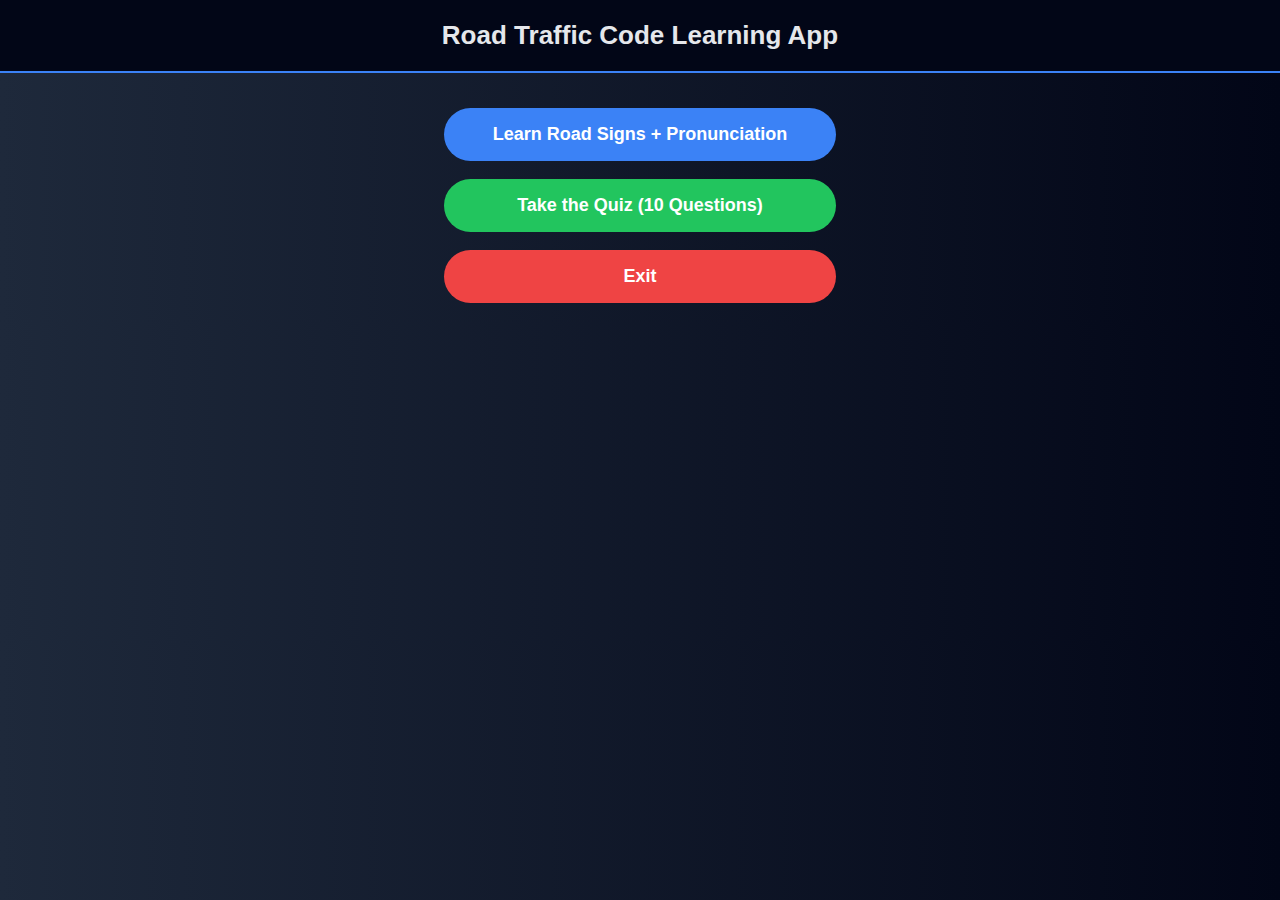
<file: index.html>
<!DOCTYPE html>
<html>
<head>
<title>Road Code</title>
<link rel="stylesheet" href="style.css">
</head>

<body>

<header>Road Traffic Code Learning App</header>

<div class="container">

<a href="lessons.html" class="btn blue">Learn Road Signs + Pronunciation</a>
<a href="quiz.html" class="btn green">Take the Quiz (10 Questions)</a>
<a href="#" class="btn red" onclick="openExit()">Exit</a>

</div>

<div id="exitBox" class="exit-box">
  <div class="exit-card">
    <h2>Exit Application</h2>
    <p>Are you sure you want to exit?</p>

    <div class="exit-actions">
      <button class="btn blue small" onclick="closeExit()">Cancel</button>
      <button class="btn red small" onclick="confirmExit()">OK</button>
    </div>
  </div>
</div>
<script>
function openExit(){
  document.getElementById("exitBox").style.display = "flex";
}

function closeExit(){
  document.getElementById("exitBox").style.display = "none";
}

function confirmExit(){
  window.location.href = "about:blank";
}
</script>

</body>
</html>
</file>
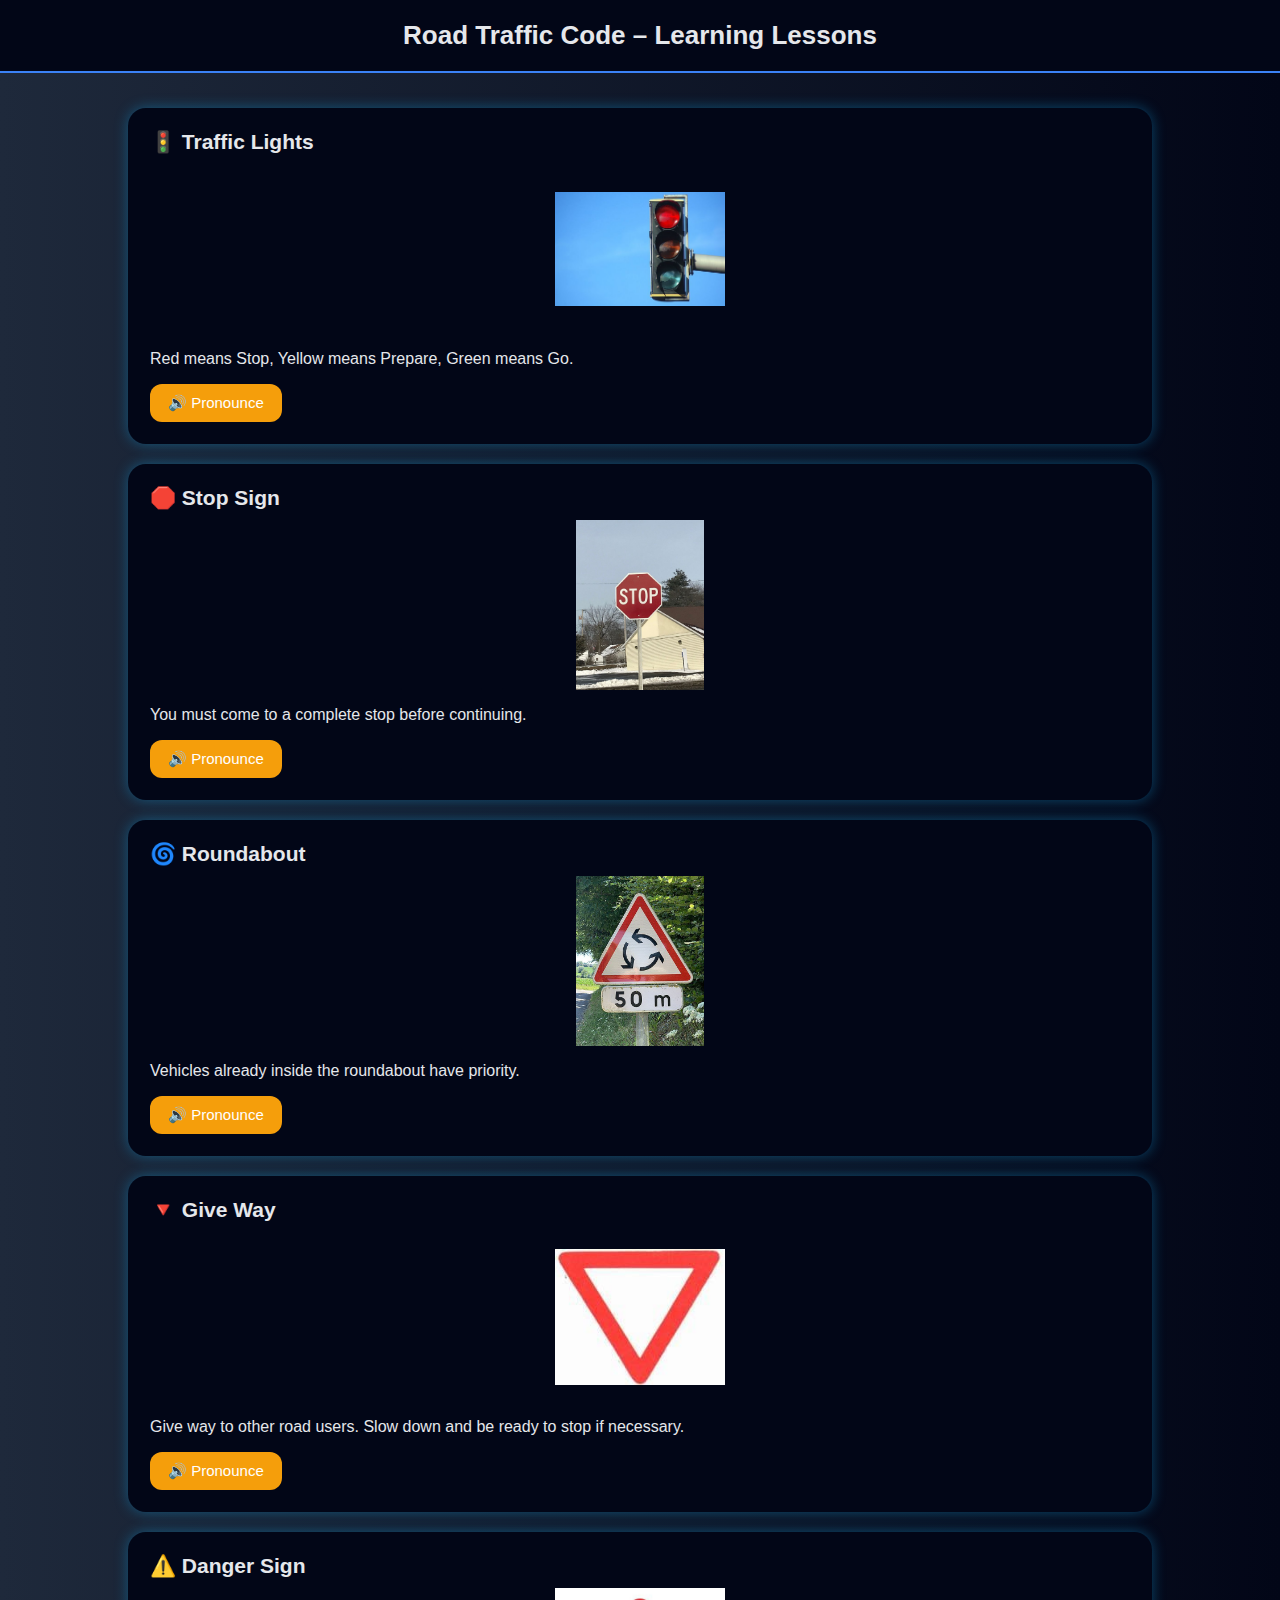
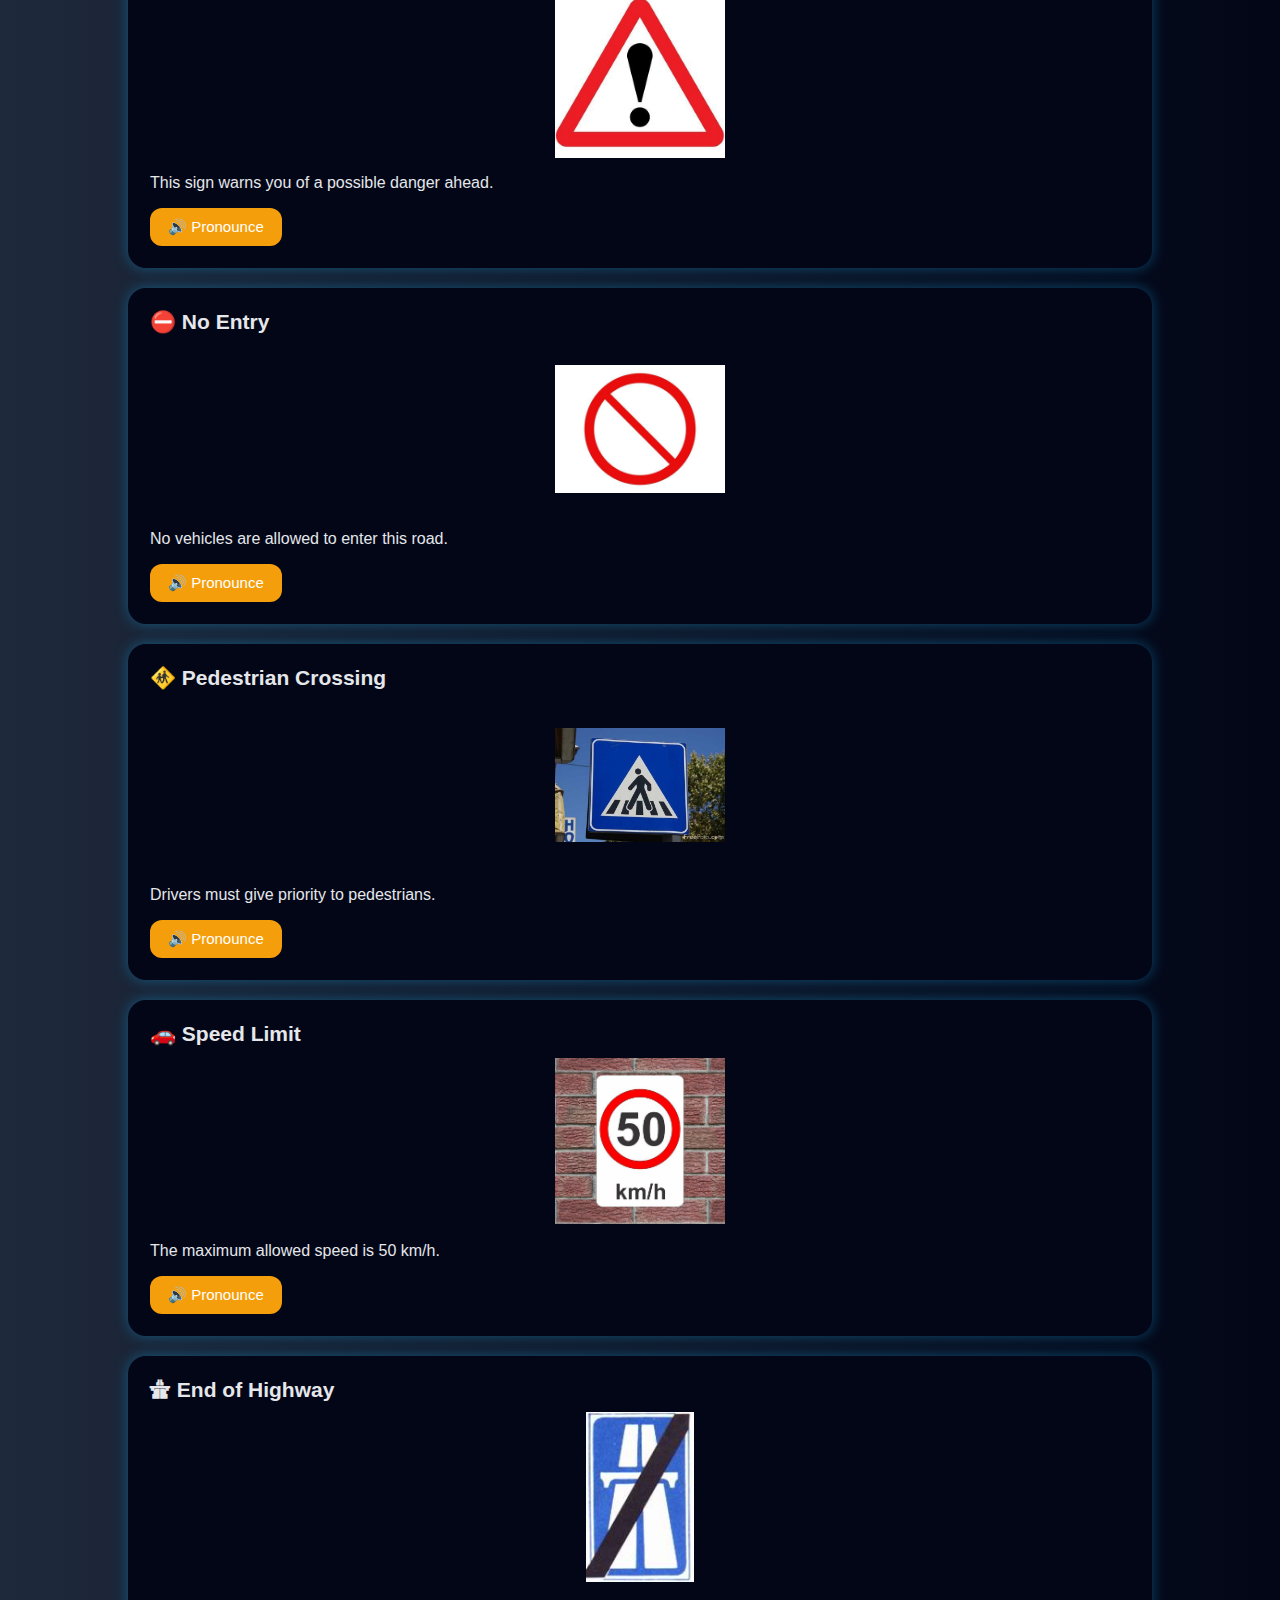
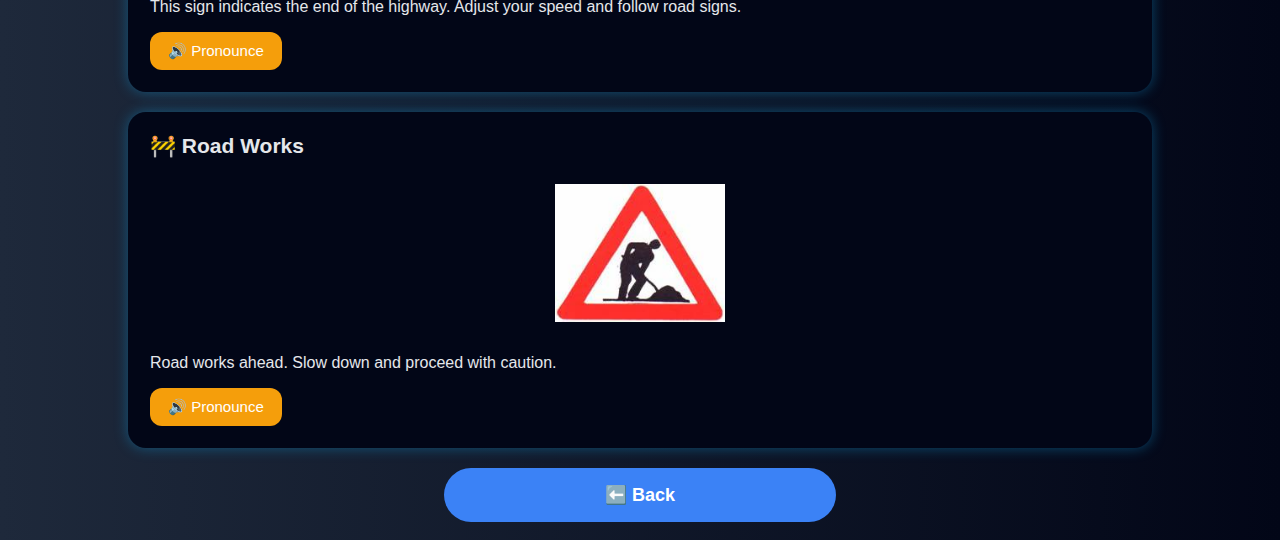
<file: lessons.html>
<!DOCTYPE html>
<html>
<head>
<title>Lessons</title>
<link rel="stylesheet" href="style.css">
</head>

<body>

<header>Road Traffic Code – Learning Lessons</header>

<div class="container">

<div class="card">
<div class="lesson-title">🚦 Traffic Lights</div>
<img src="feu.jpg">
<p>Red means Stop, Yellow means Prepare, Green means Go.</p>
<button class="sound" onclick="speak('Traffic Lights')">🔊 Pronounce</button>
</div>

<div class="card">
<div class="lesson-title">🛑 Stop Sign</div>
<img src="stop.jpg">
<p>You must come to a complete stop before continuing.</p>
<button class="sound" onclick="speak('Stop Sign')">🔊 Pronounce</button>
</div>

<div class="card">
<div class="lesson-title">🌀 Roundabout</div>
<img src="rond.jpg">
<p>Vehicles already inside the roundabout have priority.</p>
<button class="sound" onclick="speak('Roundabout')">🔊 Pronounce</button>
</div>

<div class="card">
<div class="lesson-title">🔻 Give Way</div>
<img src="Periority.jpg">
<p>Give way to other road users. Slow down and be ready to stop if necessary.</p>
<button class="sound" onclick="speak('Give Way')">🔊 Pronounce</button>
</div>

<div class="card">
<div class="lesson-title">⚠️ Danger Sign</div>
<img src="danger.jpg">
<p>This sign warns you of a possible danger ahead.</p>
<button class="sound" onclick="speak('Danger Sign')">🔊 Pronounce</button>
</div>

<div class="card">
<div class="lesson-title">⛔ No Entry</div>
<img src="interdit.jpg">
<p>No vehicles are allowed to enter this road.</p>
<button class="sound" onclick="speak('No Entry')">🔊 Pronounce</button>
</div>

<div class="card">
<div class="lesson-title">🚸 Pedestrian Crossing</div>
<img src="pieton.jpg">
<p>Drivers must give priority to pedestrians.</p>
<button class="sound" onclick="speak('Pedestrian Crossing')">🔊 Pronounce</button>
</div>

<div class="card">
<div class="lesson-title">🚗 Speed Limit</div>
<img src="50.jpg">
<p>The maximum allowed speed is 50 km/h.</p>
<button class="sound" onclick="speak('Speed Limit 50')">🔊 Pronounce</button>
</div>

<div class="card">
<div class="lesson-title">🛣 End of Highway</div>
<img src="endOfTheHighway.jpg">
<p>This sign indicates the end of the highway. Adjust your speed and follow road signs.</p>
<button class="sound" onclick="speak('End of Highway')">🔊 Pronounce</button>
</div>

<div class="card">
<div class="lesson-title">🚧 Road Works</div>
<img src="Roadworks.jpg">
<p>Road works ahead. Slow down and proceed with caution.</p>
<button class="sound" onclick="speak('Road Works')">🔊 Pronounce</button>
</div>

<a href="index.html" class="btn blue">⬅️ Back</a>

</div>

<script>
function speak(text){
   let speech = new SpeechSynthesisUtterance(text);
   speech.lang = "en-US";
   speech.rate = 0.9;
   window.speechSynthesis.speak(speech);
}
</script>

</body>
</html>
</file>
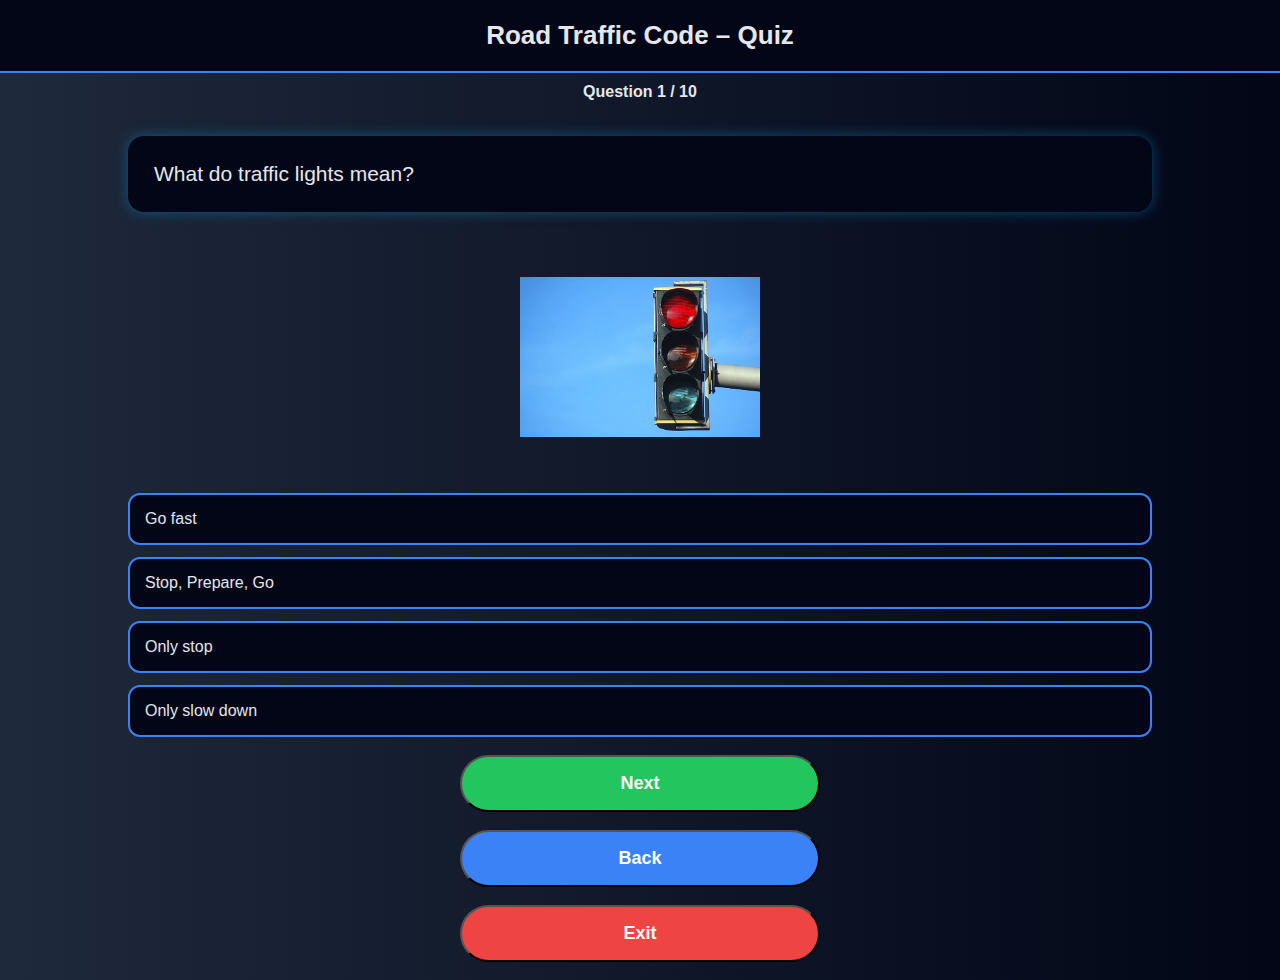
<file: quiz.html>
<!DOCTYPE html>
<html>
<head>
<title>Quiz</title>
<link rel="stylesheet" href="style.css">
</head>

<body>

<header>Road Traffic Code – Quiz</header>

<div id="counter" style="text-align:center; margin:10px; font-weight:bold;"></div>

<div class="container">

<div class="question-box" id="question"></div>

<div style="text-align:center; margin-top:25px;">
<img id="image">
</div>

<div class="options">
  <div class="option" onclick="select(0)" id="op0"></div>
  <div class="option" onclick="select(1)" id="op1"></div>
  <div class="option" onclick="select(2)" id="op2"></div>
  <div class="option" onclick="select(3)" id="op3"></div>
</div>

<button class="btn green" onclick="next()">Next</button>
<button class="btn blue" onclick="previous()">Back</button>
<button class="btn red" onclick="openExit()">Exit</button>

</div>

<div id="exitModal" class="modal">
  <div class="modal-box">
    <h2>Exit Quiz</h2>
    <p>Are you sure you want to exit the quiz?<br>Your score will be lost.</p>
    <div class="modal-actions">
      <button class="btn blue small" onclick="closeExit()">Cancel</button>
      <button class="btn red small" onclick="confirmExit()">OK</button>
    </div>
  </div>
</div>

<div id="nextModal" class="modal">
  <div class="modal-box">
    <h2>Answer Required</h2>
    <p>You cannot go to the next question.<br>Please choose an answer first.</p>
    <div class="modal-actions">
      <button class="btn blue small" onclick="closeNext()">Cancel</button>
    </div>
  </div>
</div>

<script>

let questions = [
"What do traffic lights mean?",
"What does this STOP sign mean?",
"Who has priority in a roundabout?",
"What does GIVE WAY mean?",
"What does the danger sign warn you about?",
"What does NO ENTRY mean?",
"What does pedestrian crossing mean?",
"What does speed limit 50 mean?",
"What should you do at the end of the highway?",
"What should you do when you see road works?"
];

let images = [
"feu.jpg",
"stop.jpg",
"rond.jpg",
"Periority.jpg",
"danger.jpg",
"interdit.jpg",
"pieton.jpg",
"50.jpg",
"endOfTheHighway.jpg",
"Roadworks.jpg"
];

let options = [
["Go fast","Stop, Prepare, Go","Only stop","Only slow down"],
["Slow down","Turn right","Come to a complete stop","Ignore"],
["Cars outside","Pedestrians","Cars inside the roundabout","No one"],
["Go fast","Always stop","Slow down and give priority","No rule"],
["Parking area","Possible danger ahead","Hospital nearby","No cars"],
["Parking allowed","No vehicles allowed","Slow down","Pedestrians"],
["Cars first","Give priority to pedestrians","No crossing","Stop everyone"],
["Minimum speed 50","Road closed","Maximum speed is 50 km/h","Danger"],
["Speed up","Adjust speed and follow road signs","Stop immediately","No rule"],
["Speed up","Ignore","Slow down and be careful","Road closed"]
];

let correct = [1,2,2,2,1,1,1,2,1,2];
let q = 0, score = 0, selected = -1;

load();

function load(){
  document.getElementById("question").innerHTML = questions[q];
  document.getElementById("image").src = images[q];
  document.getElementById("counter").innerHTML =
  "Question " + (q+1) + " / " + questions.length;

  for(let i=0;i<4;i++){
    let op = document.getElementById("op"+i);
    op.style.border = "2px solid #3b82f6";
    op.style.background = "#020617";
    op.innerHTML = options[q][i];
  }
  selected = -1;
}

function select(x){
  selected = x;
  for(let i=0;i<4;i++){
    document.getElementById("op"+i).style.border = "2px solid #3b82f6";
  }
  document.getElementById("op"+x).style.border = "3px solid lime";
}

function next(){
  if(selected === -1){
    document.getElementById("nextModal").style.display = "flex";
    return;
  }

  let correctOption = correct[q];
  if(selected === correctOption){
    document.getElementById("op"+selected).style.background = "green";
    score++;
  }else{
    document.getElementById("op"+selected).style.background = "red";
    document.getElementById("op"+correctOption).style.background = "green";
  }
  setTimeout(()=>{
    q++;
    if(q === questions.length){
      localStorage.setItem("score", score);
      window.location = "result.html";
    }else{
      load();
    }
  },1200);
}

function previous(){
  if(q === 0) return;
  q--;
  load();
}

function openExit(){
  document.getElementById("exitModal").style.display = "flex";
}

function closeExit(){
  document.getElementById("exitModal").style.display = "none";
}

function confirmExit(){
  localStorage.removeItem("score");
  window.location = "index.html";
}

function closeNext(){
  document.getElementById("nextModal").style.display = "none";
}

</script>

</body>
</html>
</file>
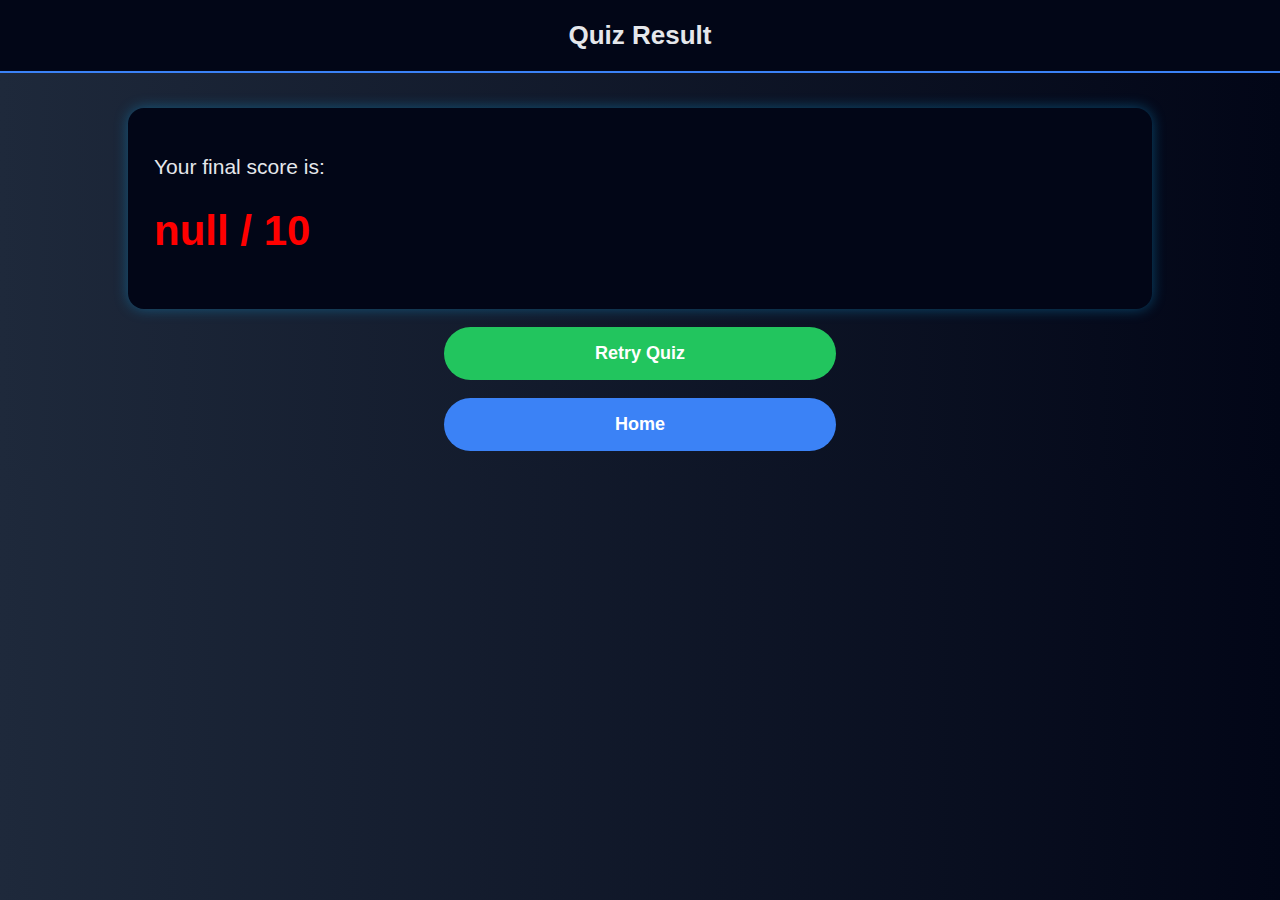
<file: result.html>
<!DOCTYPE html>
<html>
<head>
<title>Quiz Result</title>
<link rel="stylesheet" href="style.css">
</head>

<body>

<header>Quiz Result</header>

<div class="container">

<div class="question-box">
<p>Your final score is:</p>
<h1 id="score"></h1>
</div>

<a href="quiz.html" class="btn green"> Retry Quiz</a>
<a href="index.html" class="btn blue"> Home</a>

</div>

<script>
let score = localStorage.getItem("score");
let scoreElement = document.getElementById("score");

scoreElement.innerHTML = score + " / 10";

if(score >= 8){
  scoreElement.style.color = "lime";
}
else if(score >= 5){
  scoreElement.style.color = "gold";
}
else{
  scoreElement.style.color = "red";
}
</script>

</body>
</html>
</file>
<file: style.css>
body{
    margin:0;
    font-family:'Segoe UI', Arial;
    background:linear-gradient(to right,#1e293b,#020617);
    color:#e5e7eb;
}

/* ===== HEADER ===== */
header{
    background:#020617;
    padding:20px;
    text-align:center;
    font-size:26px;
    font-weight:bold;
    border-bottom:2px solid #3b82f6;
}

.container{
    width:80%;
    margin:auto;
    margin-top:35px;
}

.btn{
    display:block;
    width:360px;
    padding:16px;
    margin:18px auto;
    text-align:center;
    font-size:18px;
    border-radius:30px;
    text-decoration:none;
    color:white;
    font-weight:bold;
    transition:0.3s ease;
}

.blue{
    background:#3b82f6;
}
.blue:hover{
    background:#2563eb;
}

.green{
    background:#22c55e;
}
.green:hover{
    background:#16a34a;
}

.red{
    background:#ef4444;
}
.red:hover{
    background:#dc2626;
}

.orange{
    background:#f59e0b;
}
.orange:hover{
    background:#d97706;
}

.card{
    background:#020617;
    padding:22px;
    border-radius:18px;
    margin:20px 0;
    box-shadow:0 0 14px rgba(14,165,233,0.4);
}

.lesson-title{
    font-size:21px;
    font-weight:bold;
    margin-bottom:10px;
}

.question-box{
    background:#020617;
    padding:26px;
    border-radius:16px;
    font-size:21px;
    box-shadow:0 0 14px rgba(14,165,233,0.4);
}

.option{
    background:#020617;
    padding:15px;
    margin:12px 0;
    border-radius:12px;
    border:2px solid #3b82f6;
    cursor:pointer;
    transition:0.2s;
}

.option:hover{
    background:#1e40af;
}

img{
    width:240px;
    height:240px;
    object-fit:contain;
}

.sound{
    background:#f59e0b;
    color:white;
    padding:10px 18px;
    border-radius:12px;
    cursor:pointer;
    border:none;
    font-size:15px;
}

.card img{
    width:170px;
    height:170px;
    object-fit:contain;
    display:block;
    margin:10px auto;
}

/* ===== MODAL OVERLAY ===== */
.modal{
    position:fixed;
    top:0;
    left:0;
    width:100%;
    height:100%;
    background:rgba(0,0,0,0.75);
    display:none;
    justify-content:center;
    align-items:center;
    z-index:1000;
}

/* ===== MODAL BOX ===== */
.modal-box{
    background:#020617;
    padding:26px 30px;
    border-radius:16px;
    width:360px;
    text-align:center;
    border:2px solid #3b82f6;
    box-shadow:0 0 25px rgba(59,130,246,0.45);
    animation:zoomIn 0.25s ease;
}

.modal-box h2{
    margin-bottom:10px;
    font-size:22px;
}

.modal-box p{
    font-size:16px;
    color:#cbd5f5;
    line-height:1.6;
}

/* ===== MODAL BUTTONS ===== */
.modal-actions{
    display:flex;
    justify-content: center;
    gap:16px;
    margin-top: 22px;
}

.modal-actions .btn{
    width:130px;
    padding:12px 0;
    font-size:15px;
    border-radius:14px;
    margin:0;
}

/* ===== ANIMATION ===== */
@keyframes zoomIn{
    from{
        transform:scale(0.85);
        opacity:0;
    }
    to{
        transform:scale(1);
        opacity:1;
    }
}

.exit-box{
    position:fixed;
    top:0;
    left:0;
    width:100%;
    height:100%;
    background:rgba(0,0,0,0.75);
    display:none;
    justify-content:center;
    align-items:center;
    z-index:9999;
}

.exit-card{
    background:#020617;
    padding:26px 30px;
    border-radius:16px;
    width:360px;
    text-align:center;
    border:2px solid #3b82f6;
    box-shadow:0 0 25px rgba(59,130,246,0.45);
    animation:zoomIn 0.25s ease;
}

.exit-card h2{
    margin-bottom:10px;
    font-size:22px;
}

.exit-card p{
    font-size:16px;
    color:#cbd5f5;
    line-height:1.6;
}

.exit-actions{
    display:flex;
    justify-content:center;
    gap:16px;
    margin-top:22px;
}

.exit-actions .btn{
    width:130px;
    padding:12px 0;
    font-size:15px;
    border-radius:14px;
    margin:0;
}
</file>
